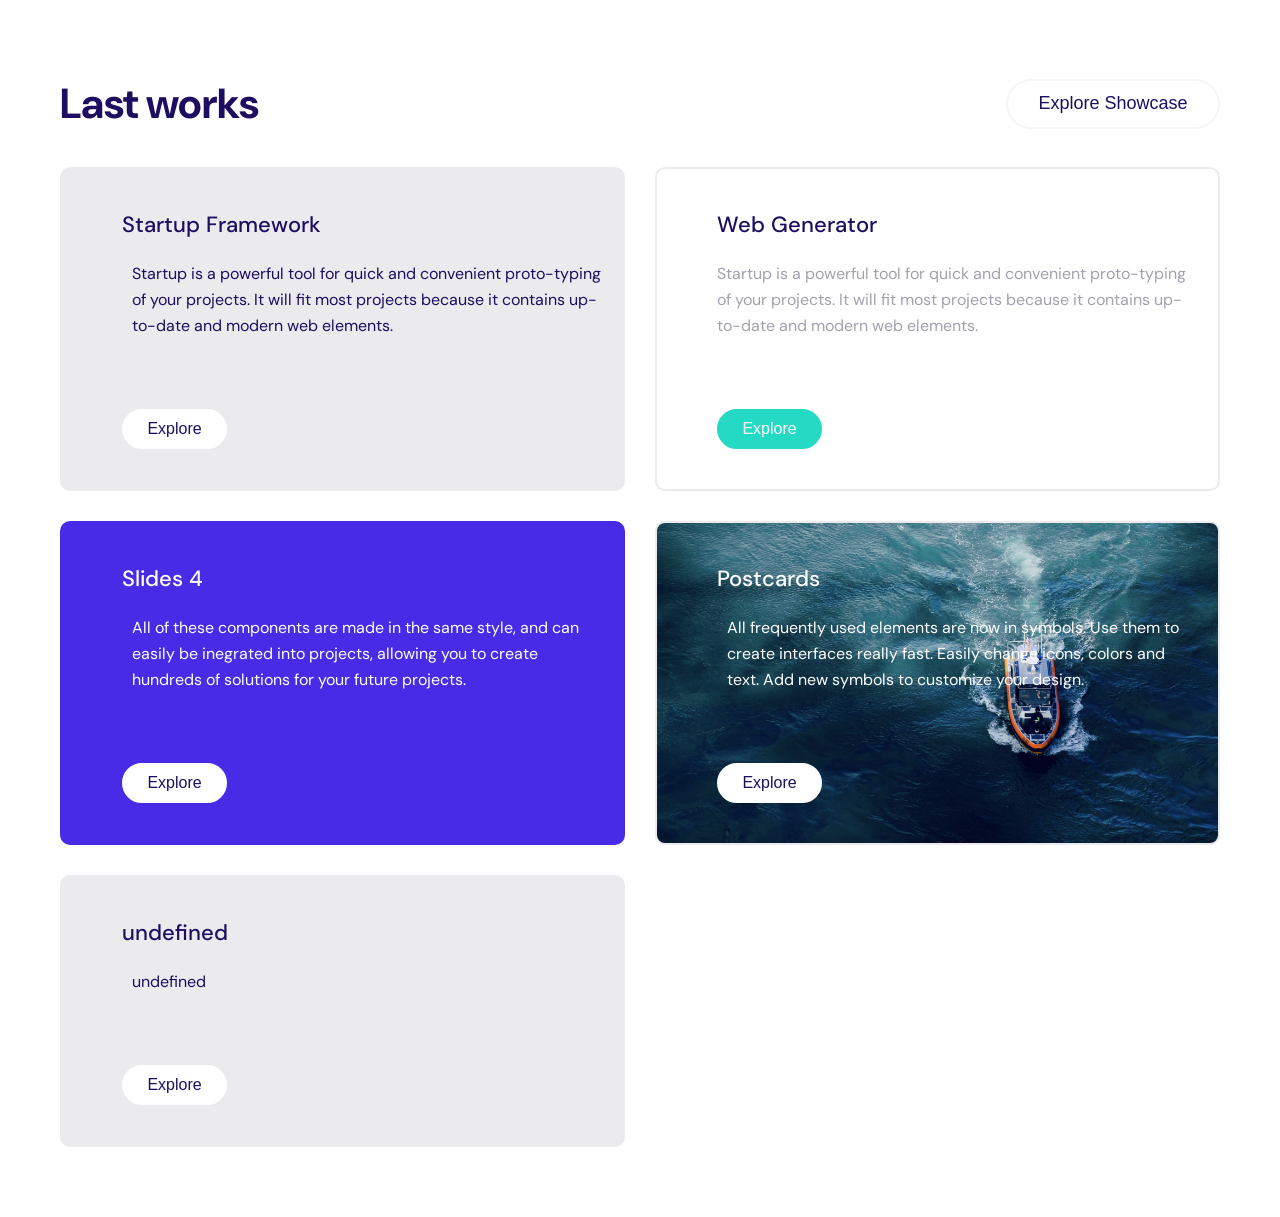
<file: hometask-html-css-js-dom-api/index.html>
<!DOCTYPE html>
<html lang="en">

<head>
    <meta charset="UTF-8">
    <meta name="viewport" content="width=device-width, initial-scale=1.0">
    <title>Hometask HTML, CSS, JS DOM API</title>

    <link rel="stylesheet" href="style.css">
</head>



<body>
    <script src="main.js"></script>
</body>



</html>
</file>
<file: hometask-html-css-js-dom-api/style.css>
@import url('https://fonts.googleapis.com/css2?family=DM+Sans:ital,opsz,wght@0,9..40,100..1000;1,9..40,100..1000&family=Geologica:wght@500&display=swap');

body {
    margin: 70px 60px 70px 60px;
    font-family: "DM Sans", sans-serif;
    
    font-size: 20px;
    background-color: #FFFFFF;
    color: #1E0E62;
    line-height: 1.6;
}

/* header */

.Header {
    font-size: 42px;
    font-weight: 700;
    display: flex;
    justify-content: space-between;
    align-items: center;
}

.HeaderButton {
    color: #1E0E62;
    border: 2px solid whitesmoke;
    background-color: #ffffff;
    font-size: 18px;
    width: 214px;
    height: 50px;
    border-radius: 30px;
}

/* cards */

.CardSection {
    margin-top: 30px;
    display: grid;
    grid-template-columns: 1fr 1fr;
    gap: 30px;
}

.CardElementGrey {
    padding: 40px 0px 40px 60px;
    border: 2px solid #EBEAED;
    border-radius: 10px;
    background-color: #EBEAED;
}
.CardHeaderBlue {
    font-size: 22px;
    font-weight: 500;
    line-height: 32px;
    letter-spacing: 0px;
}
.CardTextBlue {
    padding-top: 20px;
    padding-left: 10px;
    padding-right: 20px;
    font-size: 16px;
    font-weight: 400;
    line-height: 26px;
    letter-spacing: 0px;
}
.CardButtonWhite {
    width: 105px;
    height: 40px;
    font-size: 16px;
    line-height: 22px;
    font-weight: 500;


    border-radius: 100px;
    color: #1E0E62;
    background-color: #FFFFFF;
    border: 2px solid #FFFFFF;

    margin-top: 70px;
}

.CardElementWhite {
    padding: 40px 0px 40px 60px;
    border: 2px solid #EBEAED;
    border-radius: 10px;
    background-color: #FFFFFF;
}

.CardTextGrey {
    color: #15143966;
    padding-top: 20px;
    padding-right: 20px;
    font-size: 16px;
    font-weight: 400;
    line-height: 26px;
    letter-spacing: 0px;
}
.CardButtonGreen {
    width: 105px;
    height: 40px;

    font-size: 16px;
    line-height: 22px;
    font-weight: 500;
    border-radius: 100px;

    color: #FFFFFF;
    background-color: #25DAC5;
    border: 2px solid #25DAC5;

    margin-top: 70px; 
}

.CardElementBlue {
    padding: 40px 0px 40px 60px;
    border: 2px solid #482BE7;
    border-radius: 10px;
    background-color: #482BE7;
}
.CardHeaderWhite {
    color: #FFFFFF;
    font-size: 22px;
    font-weight: 500;
    line-height: 32px;
    letter-spacing: 0px;
}
.CardTextWhite {
    color: #FFFFFF;
    padding-top: 20px;
    padding-left: 10px;
    padding-right: 20px;
    font-size: 16px;
    font-weight: 400;
    line-height: 26px;
    letter-spacing: 0px;
}
.CardElementImage {
    padding: 40px 0px 40px 60px;
    border: 2px solid #EBEAED;
    border-radius: 10px;
    background-image: url(assets/img1.jpeg);
    
    background-size: cover;
    background-position: center;
    background-repeat: no-repeat;
}
</file>
